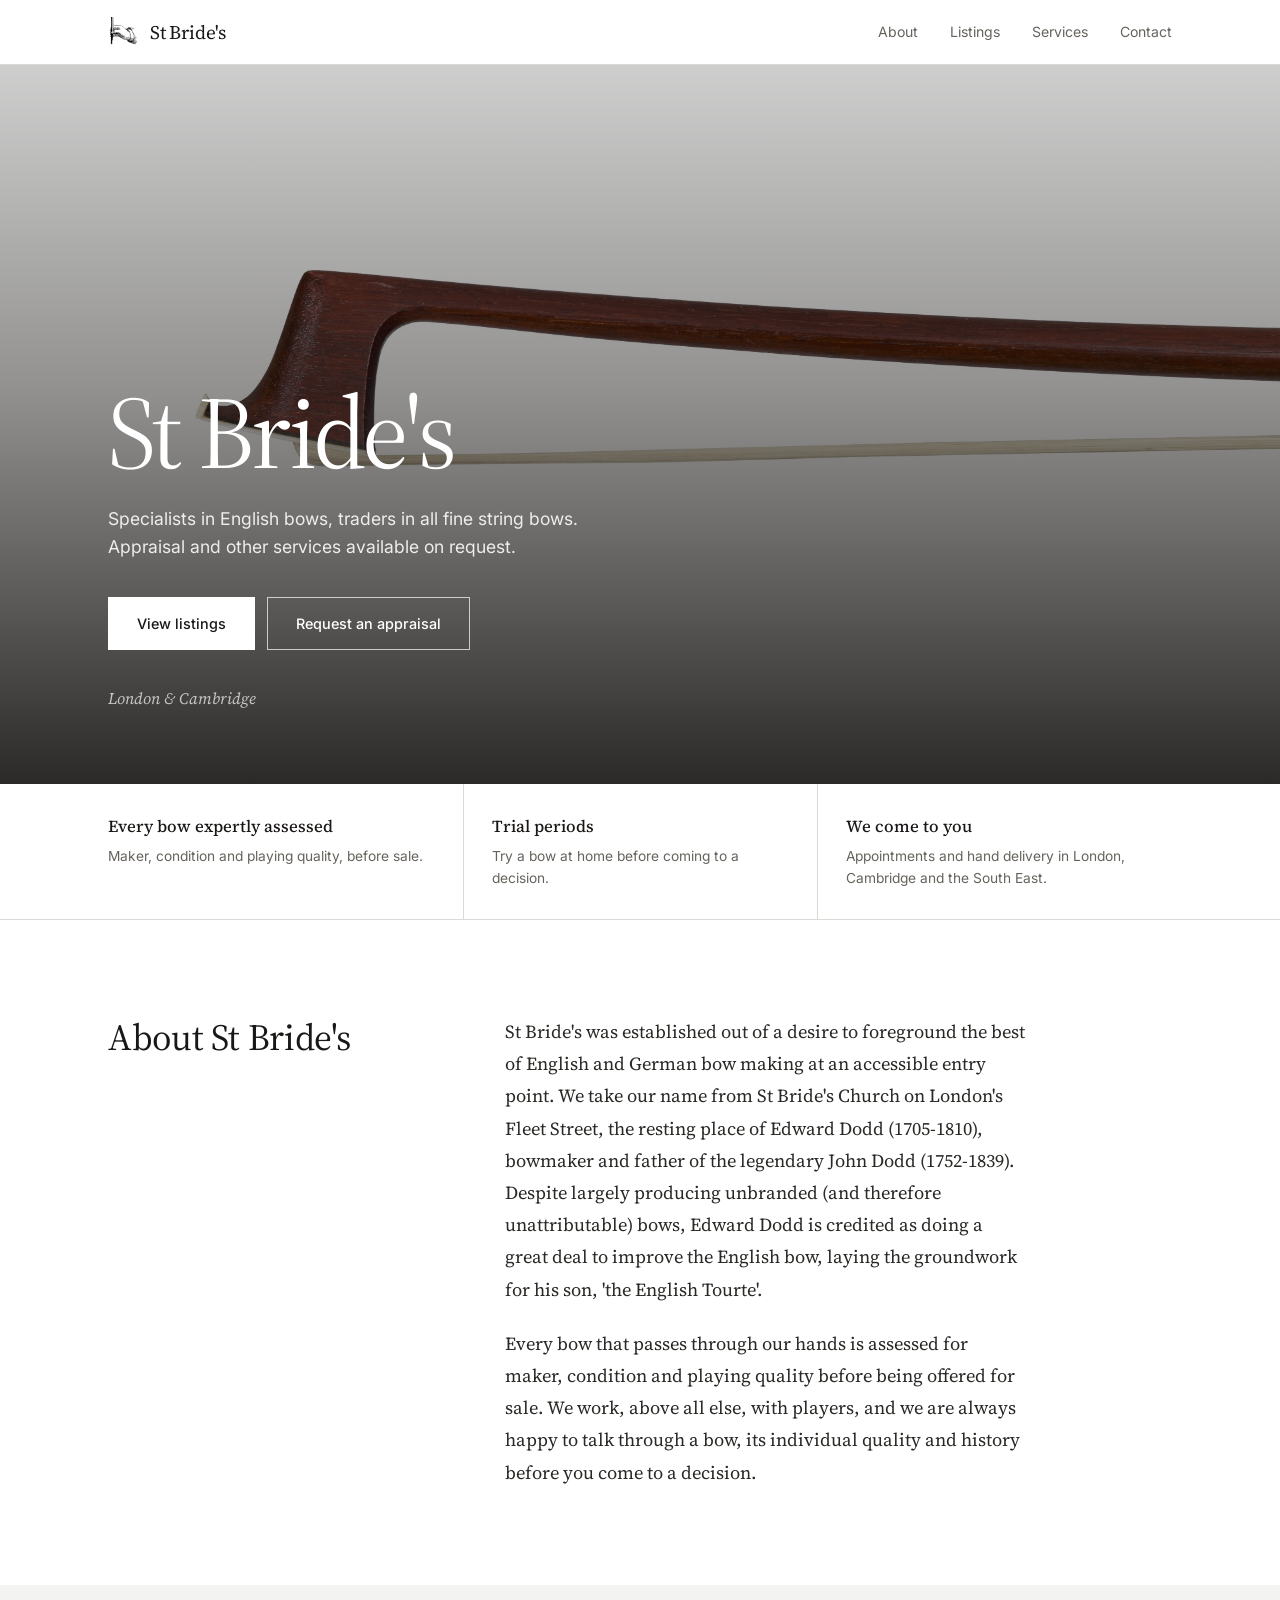
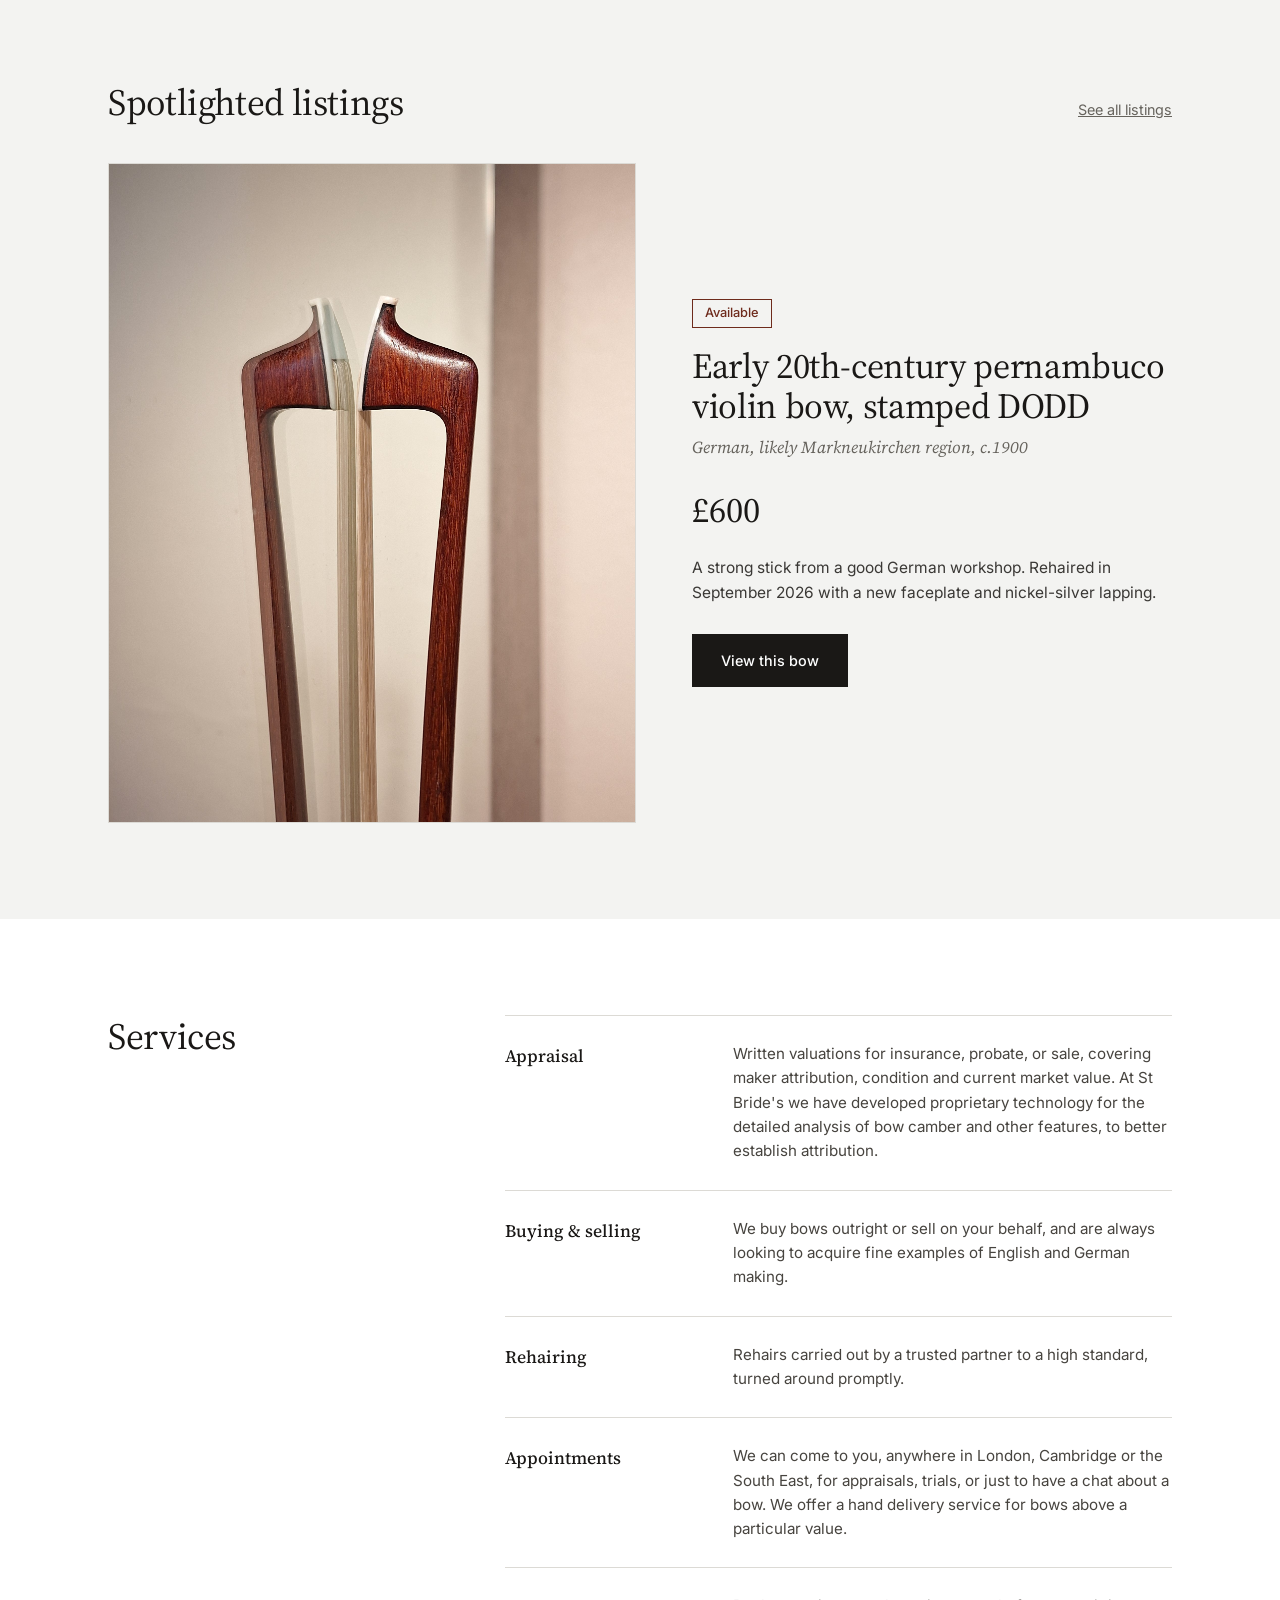
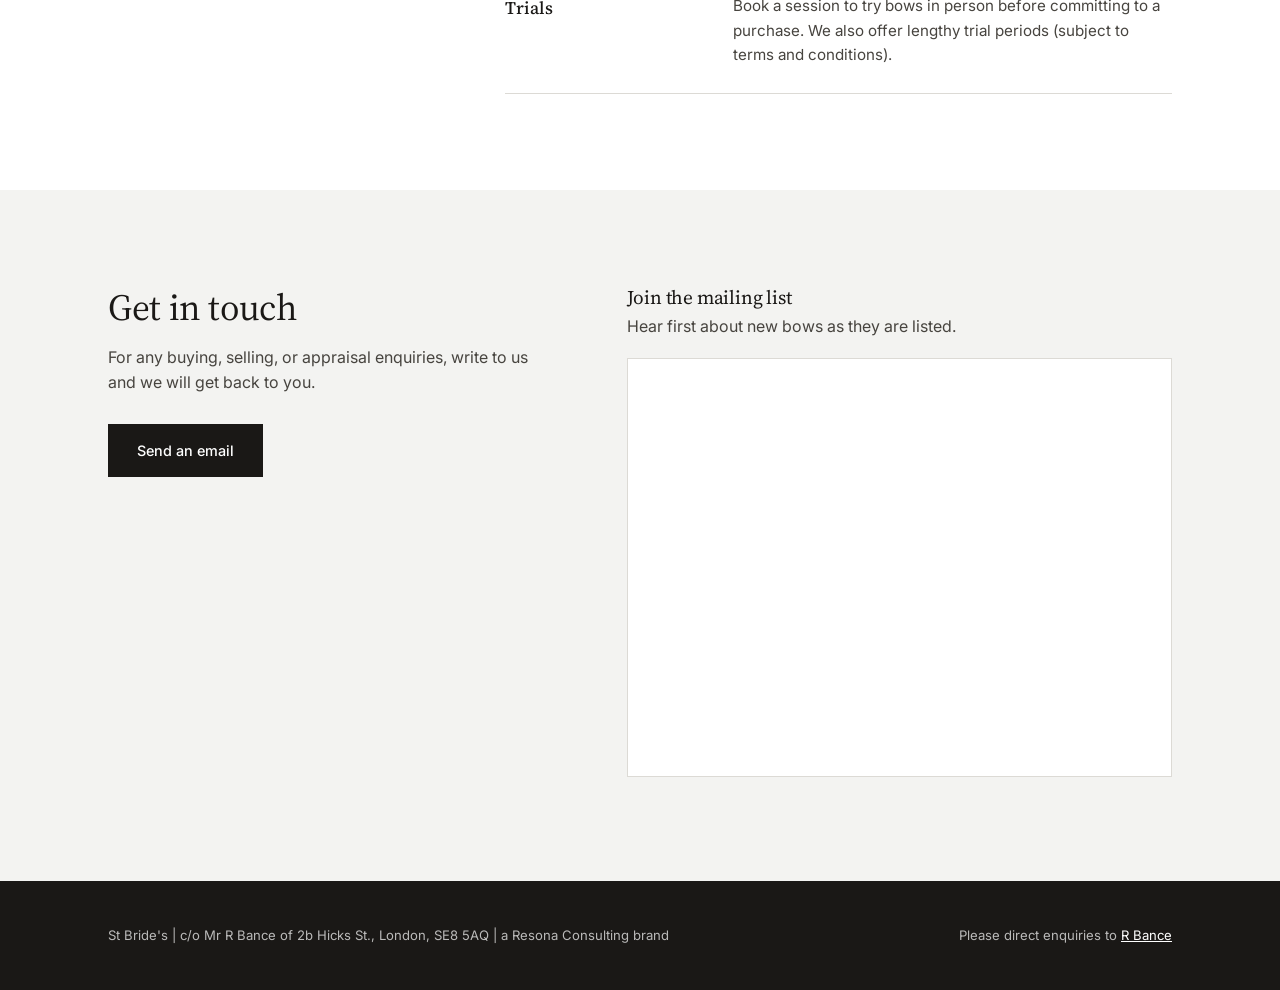
<file: index.html>
<!DOCTYPE html>
<html lang="en">
<head>
<meta charset="UTF-8">
<meta name="viewport" content="width=device-width, initial-scale=1.0">
<title>St Bride's | English &amp; German Bows</title>
<meta name="description" content="Specialist dealers in English bows and traders in fine string bows. Appraisals, buying and selling, trials and home appointments in London and Cambridge.">
<meta property="og:title" content="St Bride's | Fine String Bows">
<meta property="og:description" content="Specialists in English bows, traders in all fine string bows. London &amp; Cambridge.">
<meta property="og:image" content="frog-detail.jpg">
<link rel="icon" type="image/png" href="holding.png">
<link rel="preconnect" href="https://fonts.googleapis.com">
<link rel="preconnect" href="https://fonts.gstatic.com" crossorigin>
<link href="https://fonts.googleapis.com/css2?family=Source+Serif+4:ital,wght@0,400;0,500;1,400&family=Inter:wght@400;500&display=swap" rel="stylesheet">
<link rel="stylesheet" href="styles.css">
</head>
<body>
<header class="site-header">
  <div class="wrap">
    <a class="brand" href="index.html"><img src="holding.png" alt="St Bride's logo"><span>St Bride's</span></a>
    <nav>
      <a href="index.html#about">About</a>
      <a href="listings.html">Listings</a>
      <a href="index.html#services">Services</a>
      <a href="index.html#contact">Contact</a>
    </nav>
  </div>
</header>

<section class="hero" id="top">
  <img src="frog-detail.jpg" alt="Detail of a violin bow frog">
  <div class="wrap">
    <h1>St Bride's</h1>
    <p class="strapline">Specialists in English bows, traders in all fine string bows. Appraisal and other services available on request.</p>
    <div class="actions">
      <a class="cta-light cta" href="listings.html">View listings</a>
      <a class="cta cta-ghost" href="index.html#contact">Request an appraisal</a>
    </div>
    <p class="where">London &amp; Cambridge</p>
  </div>
</section>

<section class="assure">
  <div class="wrap">
    <ul>
      <li><strong>Every bow expertly assessed</strong><span>Maker, condition and playing quality, before sale.</span></li>
      <li><strong>Trial periods</strong><span>Try a bow at home before coming to a decision.</span></li>
      <li><strong>We come to you</strong><span>Appointments and hand delivery in London, Cambridge and the South East.</span></li>
    </ul>
  </div>
</section>

<section class="section about" id="about">
  <div class="wrap split">
    <h2>About St Bride's</h2>
    <div>
      <p class="lede">St Bride's was established out of a desire to foreground the best of English and German bow making at an accessible entry point. We take our name from St Bride's Church on London's Fleet Street, the resting place of Edward Dodd (1705-1810), bowmaker and father of the legendary John Dodd (1752-1839). Despite largely producing unbranded (and therefore unattributable) bows, Edward Dodd is credited as doing a great deal to improve the English bow, laying the groundwork for his son, 'the English Tourte'.</p>
      <p class="lede">Every bow that passes through our hands is assessed for maker, condition and playing quality before being offered for sale. We work, above all else, with players, and we are always happy to talk through a bow, its individual quality and history before you come to a decision.</p>
    </div>
  </div>
</section>

<section class="section tint" id="listings">
  <div class="wrap">
    <div class="section-head">
      <h2>Spotlighted listings</h2>
      <a href="listings.html">See all listings</a>
    </div>
    <div class="featured">
      <a href="listings.html#dodd"><img src="images/1000059655.jpg" alt="Early 20th-century pernambuco violin bow, stamped DODD"></a>
      <div>
        <span class="status">Available</span>
        <h3>Early 20th-century pernambuco violin bow, stamped DODD</h3>
        <div class="attribution">German, likely Markneukirchen region, c.1900</div>
        <div class="price">£600</div>
        <p class="desc">A strong stick from a good German workshop. Rehaired in September 2026 with a new faceplate and nickel-silver lapping.</p>
        <div class="cta-row"><a class="cta" href="listings.html#dodd">View this bow</a></div>
      </div>
    </div>
  </div>
</section>

<section class="section services" id="services">
  <div class="wrap split">
    <h2>Services</h2>
    <ul>
      <li><strong>Appraisal</strong><p>Written valuations for insurance, probate, or sale, covering maker attribution, condition and current market value. At St Bride's we have developed proprietary technology for the detailed analysis of bow camber and other features, to better establish attribution.</p></li>
      <li><strong>Buying &amp; selling</strong><p>We buy bows outright or sell on your behalf, and are always looking to acquire fine examples of English and German making.</p></li>
      <li><strong>Rehairing</strong><p>Rehairs carried out by a trusted partner to a high standard, turned around promptly.</p></li>
      <li><strong>Appointments</strong><p>We can come to you, anywhere in London, Cambridge or the South East, for appraisals, trials, or just to have a chat about a bow. We offer a hand delivery service for bows above a particular value.</p></li>
      <li><strong>Trials</strong><p>Book a session to try bows in person before committing to a purchase. We also offer lengthy trial periods (subject to terms and conditions).</p></li>
    </ul>
  </div>
</section>

<section class="section tint contact" id="contact">
  <div class="wrap contact-grid">
    <div>
      <h2>Get in touch</h2>
      <p>For any buying, selling, or appraisal enquiries, write to us and we will get back to you.</p>
      <a class="cta" href="mailto:reubenbance@gmail.com">Send an email</a>
    </div>
    <div>
      <h3>Join the mailing list</h3>
      <p style="margin-top:0">Hear first about new bows as they are listed.</p>
      <div class="ml-embed">
        <iframe src="https://docs.google.com/forms/d/e/1FAIpQLSf0sSOda7EhYmlmO-nbS3aRxY2b7P7_MfkmD1TlYvDlVukSvg/viewform?embedded=true" title="Mailing list sign-up" frameborder="0" marginheight="0" marginwidth="0">Loading…</iframe>
      </div>
    </div>
  </div>
</section>

<footer>
  <div class="wrap">
    <div>St Bride's | c/o Mr R Bance of 2b Hicks St., London, SE8 5AQ | a Resona Consulting brand</div>
    <div>Please direct enquiries to <a href="mailto:reubenbance@gmail.com">R Bance</a></div>
  </div>
</footer>
</body>
</html>
</file>
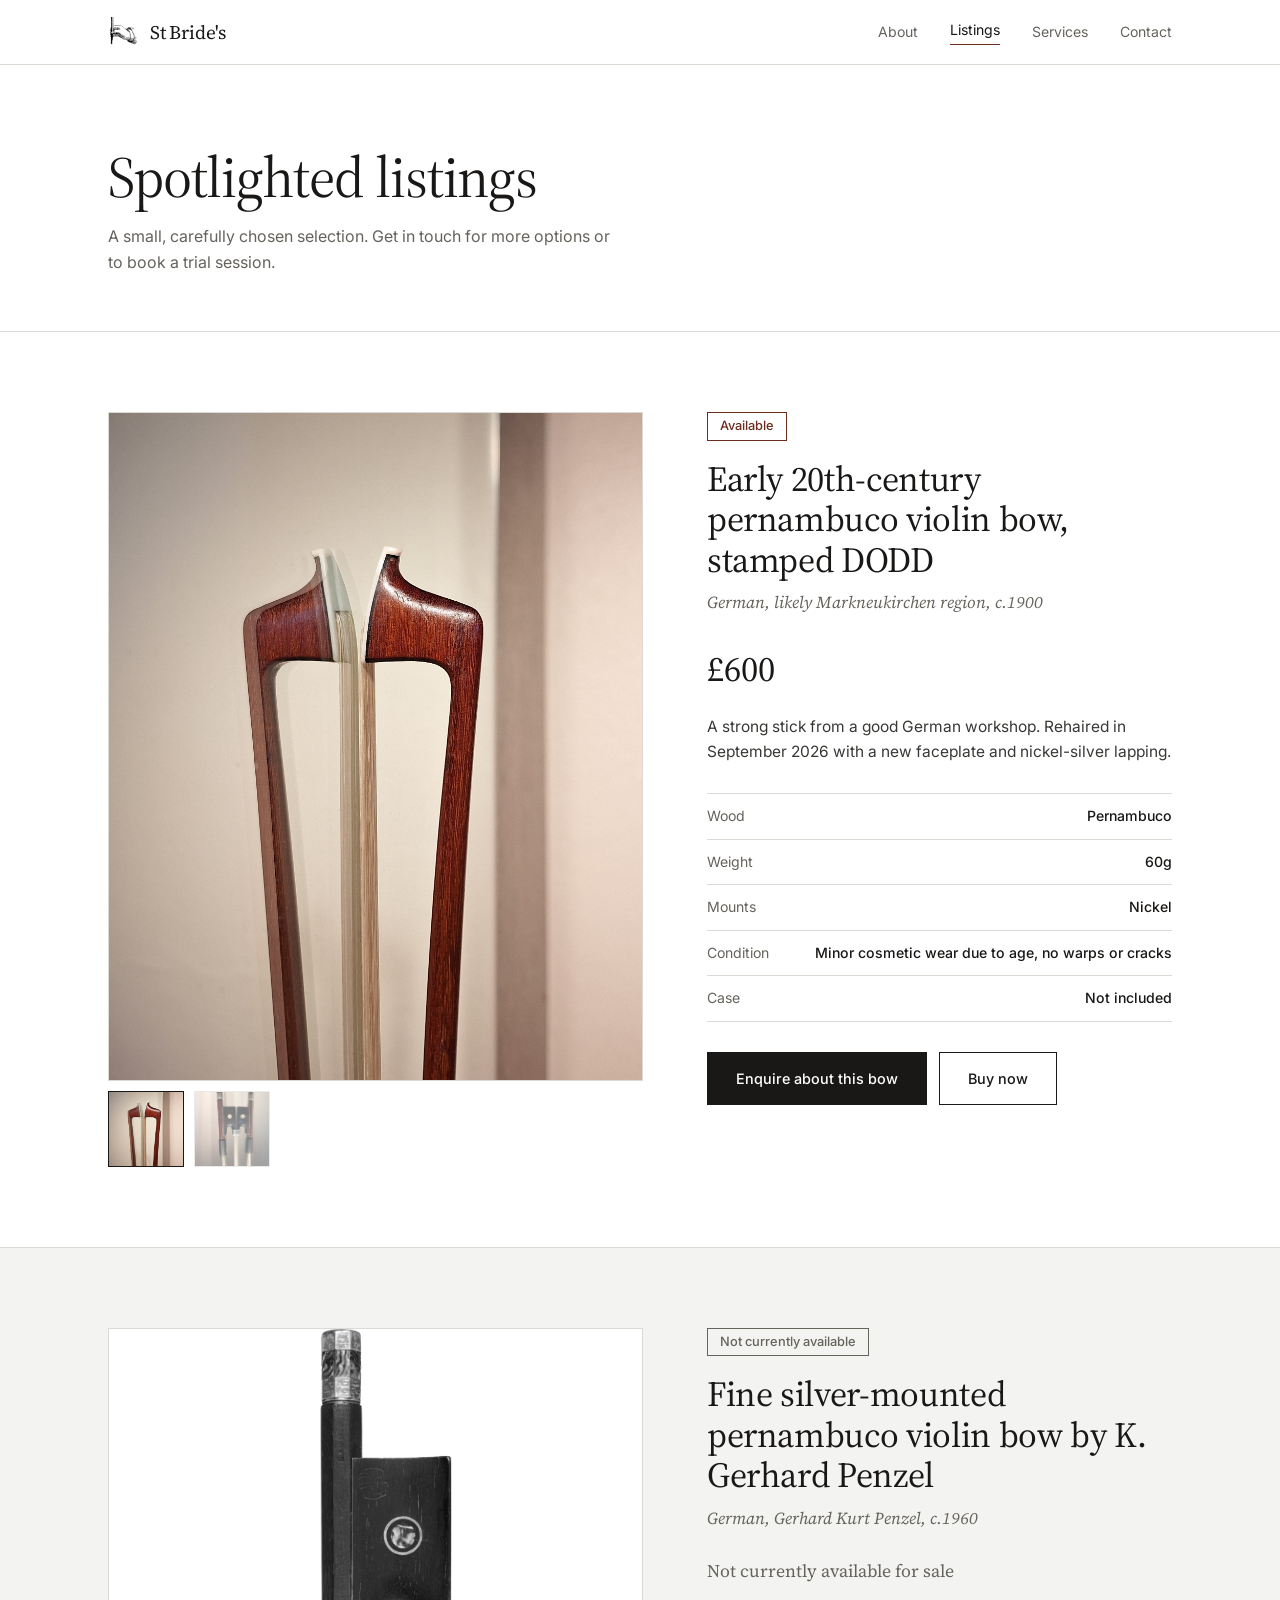
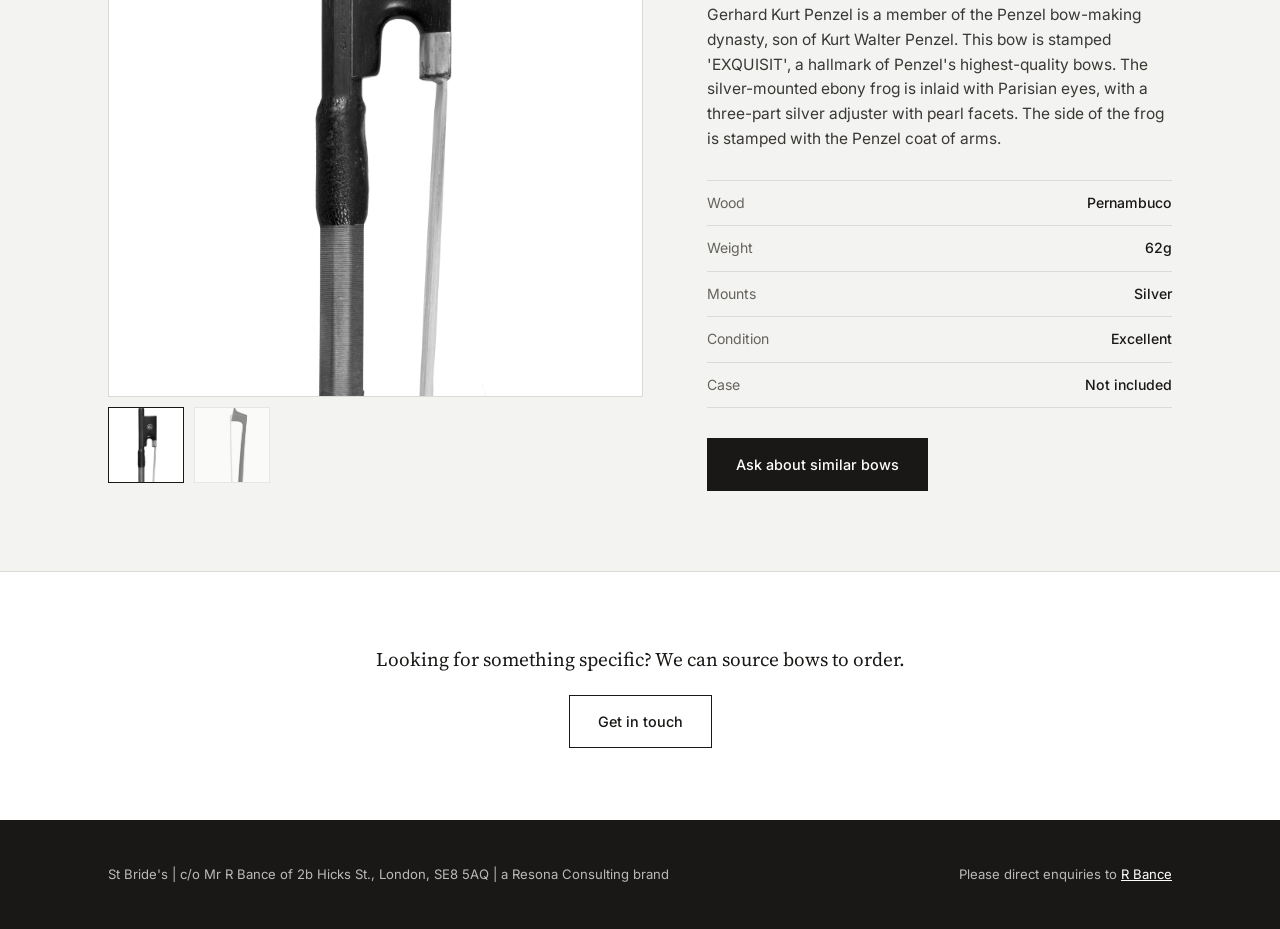
<file: listings.html>
<!DOCTYPE html>
<html lang="en">
<head>
<meta charset="UTF-8">
<meta name="viewport" content="width=device-width, initial-scale=1.0">
<title>Listings | St Bride's</title>
<meta name="description" content="Spotlighted violin bows from St Bride's: each assessed for maker, condition and playing quality.">
<link rel="icon" type="image/png" href="holding.png">
<link rel="preconnect" href="https://fonts.googleapis.com">
<link rel="preconnect" href="https://fonts.gstatic.com" crossorigin>
<link href="https://fonts.googleapis.com/css2?family=Source+Serif+4:ital,wght@0,400;0,500;1,400&family=Inter:wght@400;500&display=swap" rel="stylesheet">
<link rel="stylesheet" href="styles.css">
</head>
<body>

<header class="site-header">
  <div class="wrap">
    <a class="brand" href="index.html"><img src="holding.png" alt="St Bride's logo"><span>St Bride's</span></a>
    <nav>
      <a href="index.html#about">About</a>
      <a href="listings.html" aria-current="page">Listings</a>
      <a href="index.html#services">Services</a>
      <a href="index.html#contact">Contact</a>
    </nav>
  </div>
</header>

<div class="page-head">
  <h1>Spotlighted listings</h1>
  <p>A small, carefully chosen selection. Get in touch for more options or to book a trial session.</p>
</div>

<!-- LISTING 1: DODD -->
<section class="feature" id="dodd">
  <div class="f-wrap">
    <div class="gallery" data-alt="Early 20th-century pernambuco violin bow, stamped DODD"
         data-photos="images/1000059655.jpg,images/1000059660.jpg">
    </div>
    <div class="f-info">
      <span class="status">Available</span>
      <h2>Early 20th-century pernambuco violin bow, stamped DODD</h2>
      <div class="attribution">German, likely Markneukirchen region, c.1900</div>
      <div class="price">£600</div>
      <p class="desc">A strong stick from a good German workshop. Rehaired in September 2026 with a new faceplate and nickel-silver lapping.</p>
      <ul class="specs">
        <li><span>Wood</span><span>Pernambuco</span></li>
        <li><span>Weight</span><span>60g</span></li>
        <li><span>Mounts</span><span>Nickel</span></li>
        <li><span>Condition</span><span>Minor cosmetic wear due to age, no warps or cracks</span></li>
        <li><span>Case</span><span>Not included</span></li>
      </ul>
      <div class="cta-row">
        <a class="cta" href="mailto:reubenbance@gmail.com?subject=Enquiry — Violin bow stamped DODD">Enquire about this bow</a>
        <!-- Replace with this bow's Stripe Payment Link -->
        <a class="cta-buy" href="https://buy.stripe.com/REPLACE_LOT_02">Buy now</a>
      </div>
    </div>
  </div>
</section>

<!-- LISTING 2: PENZEL -->
<section class="feature is-sold" id="penzel">
  <div class="f-wrap">
    <div class="gallery" data-alt="Fine pernambuco violin bow by Penzel"
         data-photos="images/lot01-frog.jpg,images/lot01-tip.jpg"></div>
    <div class="f-info">
      <span class="status off">Not currently available</span>
      <h2>Fine silver-mounted pernambuco violin bow by K. Gerhard Penzel</h2>
      <div class="attribution">German, Gerhard Kurt Penzel, c.1960</div>
      <div class="price off">Not currently available for sale</div>
      <p class="desc">Gerhard Kurt Penzel is a member of the Penzel bow-making dynasty, son of Kurt Walter Penzel. This bow is stamped 'EXQUISIT', a hallmark of Penzel's highest-quality bows. The silver-mounted ebony frog is inlaid with Parisian eyes, with a three-part silver adjuster with pearl facets. The side of the frog is stamped with the Penzel coat of arms.</p>
      <ul class="specs">
        <li><span>Wood</span><span>Pernambuco</span></li>
        <li><span>Weight</span><span>62g</span></li>
        <li><span>Mounts</span><span>Silver</span></li>
        <li><span>Condition</span><span>Excellent</span></li>
        <li><span>Case</span><span>Not included</span></li>
      </ul>
      <div class="cta-row">
        <a class="cta" href="mailto:reubenbance@gmail.com?subject=Enquiry — Violin bow by G. K. Penzel">Ask about similar bows</a>
      </div>
    </div>
  </div>
</section>

<div class="back">
  <p>Looking for something specific? We can source bows to order.</p>
  <a class="cta-buy" href="index.html#contact">Get in touch</a>
</div>

<footer>
  <div class="wrap">
    <div>St Bride's | c/o Mr R Bance of 2b Hicks St., London, SE8 5AQ | a Resona Consulting brand</div>
    <div>Please direct enquiries to <a href="mailto:reubenbance@gmail.com">R Bance</a></div>
  </div>
</footer>

<script>
(function(){
  var lb=document.createElement('div');
  lb.className='lightbox';
  lb.innerHTML='<button class="lb-close" aria-label="Close">&times;</button><button class="lb-prev" aria-label="Previous photo">&#10094;</button><img alt=""><button class="lb-next" aria-label="Next photo">&#10095;</button><div class="lb-count"></div>';
  document.body.appendChild(lb);
  var lbImg=lb.querySelector('img'),lbCount=lb.querySelector('.lb-count'),L=[],li=0,la='';
  function show(){
    lbImg.src=L[li];lbImg.alt=la;
    lbCount.textContent=L.length>1?(li+1)+' / '+L.length:'';
    lb.querySelector('.lb-prev').style.display=lb.querySelector('.lb-next').style.display=L.length>1?'':'none';
  }
  function step(d){li=(li+d+L.length)%L.length;show();}
  function close(){lb.classList.remove('open');}
  lb.querySelector('.lb-close').onclick=close;
  lb.querySelector('.lb-prev').onclick=function(){step(-1)};
  lb.querySelector('.lb-next').onclick=function(){step(1)};
  lb.addEventListener('click',function(e){if(e.target===lb)close();});
  document.addEventListener('keydown',function(e){
    if(!lb.classList.contains('open'))return;
    if(e.key==='Escape')close();
    if(e.key==='ArrowLeft')step(-1);
    if(e.key==='ArrowRight')step(1);
  });
  var tx=null;
  lb.addEventListener('touchstart',function(e){tx=e.changedTouches[0].clientX;});
  lb.addEventListener('touchend',function(e){
    if(tx===null)return;
    var dx=e.changedTouches[0].clientX-tx;
    if(Math.abs(dx)>40)step(dx>0?-1:1);
    tx=null;
  });

  document.querySelectorAll('.gallery').forEach(function(g){
    var photos=(g.getAttribute('data-photos')||'').split(',').map(function(s){return s.trim();}).filter(Boolean);
    var alt=g.getAttribute('data-alt')||'';
    var stage=document.createElement('div');
    stage.className='stage';
    g.appendChild(stage);
    if(!photos.length){
      stage.innerHTML='<span class="empty">Photographs to follow</span>';
      return;
    }
    var idx=0,img=document.createElement('img');
    img.alt=alt;img.src=photos[0];
    stage.classList.add('has-img');
    stage.tabIndex=0;
    stage.setAttribute('role','button');
    stage.setAttribute('aria-label','Enlarge photo');
    stage.appendChild(img);
    function open(){L=photos;li=idx;la=alt;show();lb.classList.add('open');}
    stage.addEventListener('click',open);
    stage.addEventListener('keydown',function(e){if(e.key==='Enter'||e.key===' '){e.preventDefault();open();}});
    if(photos.length>1){
      var row=document.createElement('div');
      row.className='thumbs';
      photos.forEach(function(p,i){
        var b=document.createElement('button');
        b.type='button';
        b.setAttribute('aria-label','Show photo '+(i+1));
        b.innerHTML='<img alt="" src="'+p+'">';
        b.addEventListener('click',function(){
          idx=i;img.src=p;
          row.querySelectorAll('button').forEach(function(x,j){x.setAttribute('aria-current',j===i?'true':'false');});
        });
        row.appendChild(b);
      });
      row.firstChild.setAttribute('aria-current','true');
      g.appendChild(row);
    }
  });
})();
</script>
</body>
</html>
</file>
<file: styles.css>
:root{--ink:#1a1816;--paper:#fff;--surface:#f3f3f1;--line:#dcdad5;--dim:#66635d;--accent:#6e2b1c;--serif:'Source Serif 4',Georgia,serif;--sans:'Inter',system-ui,sans-serif}
*{margin:0;padding:0;box-sizing:border-box}
html{scroll-behavior:smooth}
html,body{max-width:100%;overflow-x:hidden}
body{background:var(--paper);color:var(--ink);font-family:var(--sans);line-height:1.6;-webkit-font-smoothing:antialiased;padding-top:64px}
a{color:inherit}
:focus-visible{outline:2px solid var(--accent);outline-offset:3px}
.wrap{max-width:1120px;margin:0 auto;padding:0 28px}
h1,h2,h3{font-family:var(--serif);font-weight:400;letter-spacing:-.01em;line-height:1.15}
.section{padding:96px 0;scroll-margin-top:64px}
.section.tint{background:var(--surface)}
.lede{font-family:var(--serif);font-size:1.15rem;line-height:1.75;color:#2b2926;max-width:58ch}

/* header */
.site-header{position:fixed;top:0;left:0;right:0;z-index:50;background:rgba(255,255,255,.92);backdrop-filter:blur(10px);-webkit-backdrop-filter:blur(10px);border-bottom:1px solid var(--line)}
.site-header .wrap{display:flex;align-items:center;justify-content:space-between;height:64px}
.brand{display:flex;align-items:center;gap:12px;text-decoration:none}
.brand img{width:30px;height:30px;object-fit:contain}
.brand span{font-family:var(--serif);font-size:1.2rem;letter-spacing:-.01em}
.site-header nav{display:flex;align-items:center;gap:32px}
.site-header nav a{font-size:.88rem;text-decoration:none;color:var(--dim);transition:color .15s}
.site-header nav a:hover,.site-header nav a[aria-current]{color:var(--ink)}
.site-header nav a[aria-current]{border-bottom:1px solid var(--accent);padding-bottom:2px}
@media(max-width:560px){.brand span{display:none}.site-header nav{gap:18px}.site-header nav a{font-size:.8rem}}

/* buttons */
.cta,.cta-buy,.cta-light{display:inline-flex;align-items:center;justify-content:center;text-decoration:none;font-weight:500;font-size:.9rem;padding:14px 28px;border:1px solid var(--ink);transition:background .15s,color .15s,border-color .15s}
.cta{background:var(--ink);color:#fff}
.cta:hover{background:var(--accent);border-color:var(--accent)}
.cta-buy{background:transparent;color:var(--ink)}
.cta-buy:hover{background:var(--ink);color:#fff}
.cta-light{background:#fff;color:var(--ink);border-color:#fff}
.cta-light:hover{background:transparent;color:#fff}
.cta-ghost{background:transparent;color:#fff;border-color:rgba(255,255,255,.7)}
.cta-ghost:hover{background:#fff;color:var(--ink)}

/* hero */
.hero{position:relative;min-height:min(80vh,720px);display:flex;align-items:flex-end;color:#fff;background:#222}
.hero>img{position:absolute;inset:0;width:100%;height:100%;object-fit:cover;object-position:center 35%}
.hero::after{content:"";position:absolute;inset:0;background:linear-gradient(to top,rgba(14,12,10,.88) 0%,rgba(14,12,10,.45) 55%,rgba(14,12,10,.2) 100%)}
.hero .wrap{position:relative;z-index:1;width:100%;padding-bottom:72px;padding-top:120px}
.hero h1{font-size:clamp(3.2rem,9vw,6.4rem);letter-spacing:-.03em;line-height:1}
.hero .strapline{margin-top:22px;font-size:1.1rem;max-width:44ch;color:rgba(255,255,255,.88)}
.hero .actions{margin-top:36px;display:flex;flex-wrap:wrap;gap:12px}
.hero .where{margin-top:36px;font-family:var(--serif);font-style:italic;color:rgba(255,255,255,.7)}

/* assurance strip */
.assure{border-bottom:1px solid var(--line)}
.assure ul{list-style:none;display:grid;grid-template-columns:repeat(3,1fr)}
.assure li{padding:30px 28px;border-left:1px solid var(--line)}
.assure li:first-child{border-left:none;padding-left:0}
.assure strong{display:block;font-family:var(--serif);font-weight:500;font-size:1.05rem}
.assure span{display:block;margin-top:4px;font-size:.86rem;color:var(--dim)}
@media(max-width:760px){.assure ul{grid-template-columns:1fr}.assure li{border-left:none;border-top:1px solid var(--line);padding:20px 0}.assure li:first-child{border-top:none}}

/* two-column section layout */
.split{display:grid;grid-template-columns:minmax(0,1fr) minmax(0,2fr);gap:64px;align-items:start}
.split>h2{font-size:clamp(1.7rem,3.4vw,2.3rem)}
@media(max-width:820px){.split{grid-template-columns:1fr;gap:28px}.section{padding:64px 0}}
.about .lede+.lede{margin-top:22px}

/* featured (home) */
.featured{display:grid;grid-template-columns:minmax(0,1.1fr) minmax(0,1fr);gap:56px;align-items:center}
.featured img{width:100%;aspect-ratio:4/5;object-fit:cover;border:1px solid var(--line);background:#fff;display:block}
.featured h3{font-size:clamp(1.5rem,3vw,2rem)}
.featured .attribution{margin-top:8px}
.featured .price{margin-top:20px}
.featured .cta-row{margin-top:28px}
.section-head{display:flex;justify-content:space-between;align-items:baseline;flex-wrap:wrap;gap:12px;margin-bottom:40px}
.section-head h2{font-size:clamp(1.7rem,3.4vw,2.3rem)}
.section-head a{font-size:.9rem;color:var(--dim)}
@media(max-width:820px){.featured{grid-template-columns:1fr;gap:28px}}

/* services */
.services ul{list-style:none;border-top:1px solid var(--line)}
.services li{display:grid;grid-template-columns:200px 1fr;gap:28px;padding:26px 0;border-bottom:1px solid var(--line)}
.services li strong{font-family:var(--serif);font-weight:500;font-size:1.1rem}
.services li p{font-size:.95rem;color:#47443f;max-width:58ch}
@media(max-width:620px){.services li{grid-template-columns:1fr;gap:6px}}

/* contact */
.contact-grid{display:grid;grid-template-columns:minmax(0,1fr) minmax(0,1.2fr);gap:64px;align-items:start}
.contact h2{font-size:clamp(1.7rem,3.4vw,2.3rem)}
.contact p{margin-top:16px;color:#47443f;max-width:42ch}
.contact .cta{margin-top:28px}
.contact h3{font-size:1.2rem;margin-bottom:6px}
.ml-embed iframe{width:100%;height:419px;border:1px solid var(--line);background:#fff;margin-top:18px}
@media(max-width:820px){.contact-grid{grid-template-columns:1fr;gap:40px}}
@media(max-width:480px){.ml-embed iframe{height:520px}}

/* footer */
footer{background:var(--ink);color:rgba(255,255,255,.7);padding:44px 0;font-size:.82rem}
footer .wrap{display:flex;justify-content:space-between;flex-wrap:wrap;gap:16px 40px}
footer a{color:#fff}

/* listings page */
.page-head{max-width:1120px;margin:0 auto;padding:80px 28px 56px}
.page-head h1{font-size:clamp(2.3rem,6vw,3.6rem);letter-spacing:-.02em}
.page-head p{margin-top:14px;color:var(--dim);max-width:52ch}
.feature{border-top:1px solid var(--line);padding:80px 0;scroll-margin-top:64px}
.feature:nth-of-type(even){background:var(--surface)}
.f-wrap{max-width:1120px;margin:0 auto;padding:0 28px;display:grid;grid-template-columns:minmax(0,1.15fr) minmax(0,1fr);gap:64px;align-items:start}
@media(max-width:820px){.f-wrap{grid-template-columns:1fr;gap:32px}.feature{padding:48px 0}}
.gallery{position:sticky;top:88px}
@media(max-width:820px){.gallery{position:static}}
.stage{position:relative;aspect-ratio:4/5;background:#fff;border:1px solid var(--line);display:flex;align-items:center;justify-content:center;overflow:hidden}
.stage.has-img{cursor:zoom-in}
.stage img{width:100%;height:100%;object-fit:cover;display:block}
.stage .empty{font-size:.85rem;color:var(--dim);padding:24px;text-align:center}
.thumbs{display:flex;gap:10px;margin-top:10px}
.thumbs button{width:76px;aspect-ratio:1;border:1px solid var(--line);padding:0;background:#fff;cursor:pointer;opacity:.55;overflow:hidden;transition:opacity .15s}
.thumbs button:hover{opacity:.85}
.thumbs button img{width:100%;height:100%;object-fit:cover;display:block}
.thumbs button[aria-current="true"]{opacity:1;border-color:var(--ink)}
.is-sold .stage img,.is-sold .thumbs{filter:grayscale(1)}
.status{display:inline-block;font-size:.8rem;font-weight:500;color:var(--accent);border:1px solid var(--accent);padding:3px 12px;margin-bottom:18px}
.status.off{border-color:var(--dim);color:var(--dim)}
.f-info h2,.featured h3{font-size:clamp(1.6rem,3.4vw,2.2rem)}
.attribution{font-family:var(--serif);font-style:italic;font-size:1.05rem;color:var(--dim);margin-top:10px}
.price{font-family:var(--serif);font-size:2.2rem;margin-top:24px}
.price.off{font-size:1.1rem;color:var(--dim)}
.desc{font-size:.97rem;color:#3a3835;margin-top:18px;max-width:52ch}
.specs{list-style:none;margin-top:28px;border-top:1px solid var(--line)}
.specs li{display:flex;justify-content:space-between;gap:16px;padding:11px 0;border-bottom:1px solid var(--line);font-size:.88rem}
.specs li span:first-child{color:var(--dim)}
.specs li span:last-child{font-weight:500;text-align:right}
.cta-row{margin-top:30px;display:flex;flex-wrap:wrap;gap:12px}
.back{text-align:center;padding:72px 28px;border-top:1px solid var(--line);color:var(--dim)}
.back p{margin-bottom:20px;font-family:var(--serif);font-size:1.2rem;color:var(--ink)}

/* lightbox */
.lightbox{position:fixed;inset:0;z-index:200;background:rgba(10,10,10,.94);display:none;align-items:center;justify-content:center}
.lightbox.open{display:flex}
.lightbox img{max-width:88vw;max-height:82vh;object-fit:contain}
.lightbox button{position:absolute;background:none;border:none;color:#fff;cursor:pointer;line-height:1;padding:10px 16px}
.lb-close{top:14px;right:18px;font-size:1.8rem}
.lb-prev,.lb-next{top:50%;transform:translateY(-50%);font-size:2rem}
.lb-prev{left:4px}.lb-next{right:4px}
.lb-count{position:absolute;bottom:20px;left:50%;transform:translateX(-50%);color:rgba(255,255,255,.75);font-size:.78rem}
@media(prefers-reduced-motion:reduce){*{transition:none!important}html{scroll-behavior:auto}}
</file>
